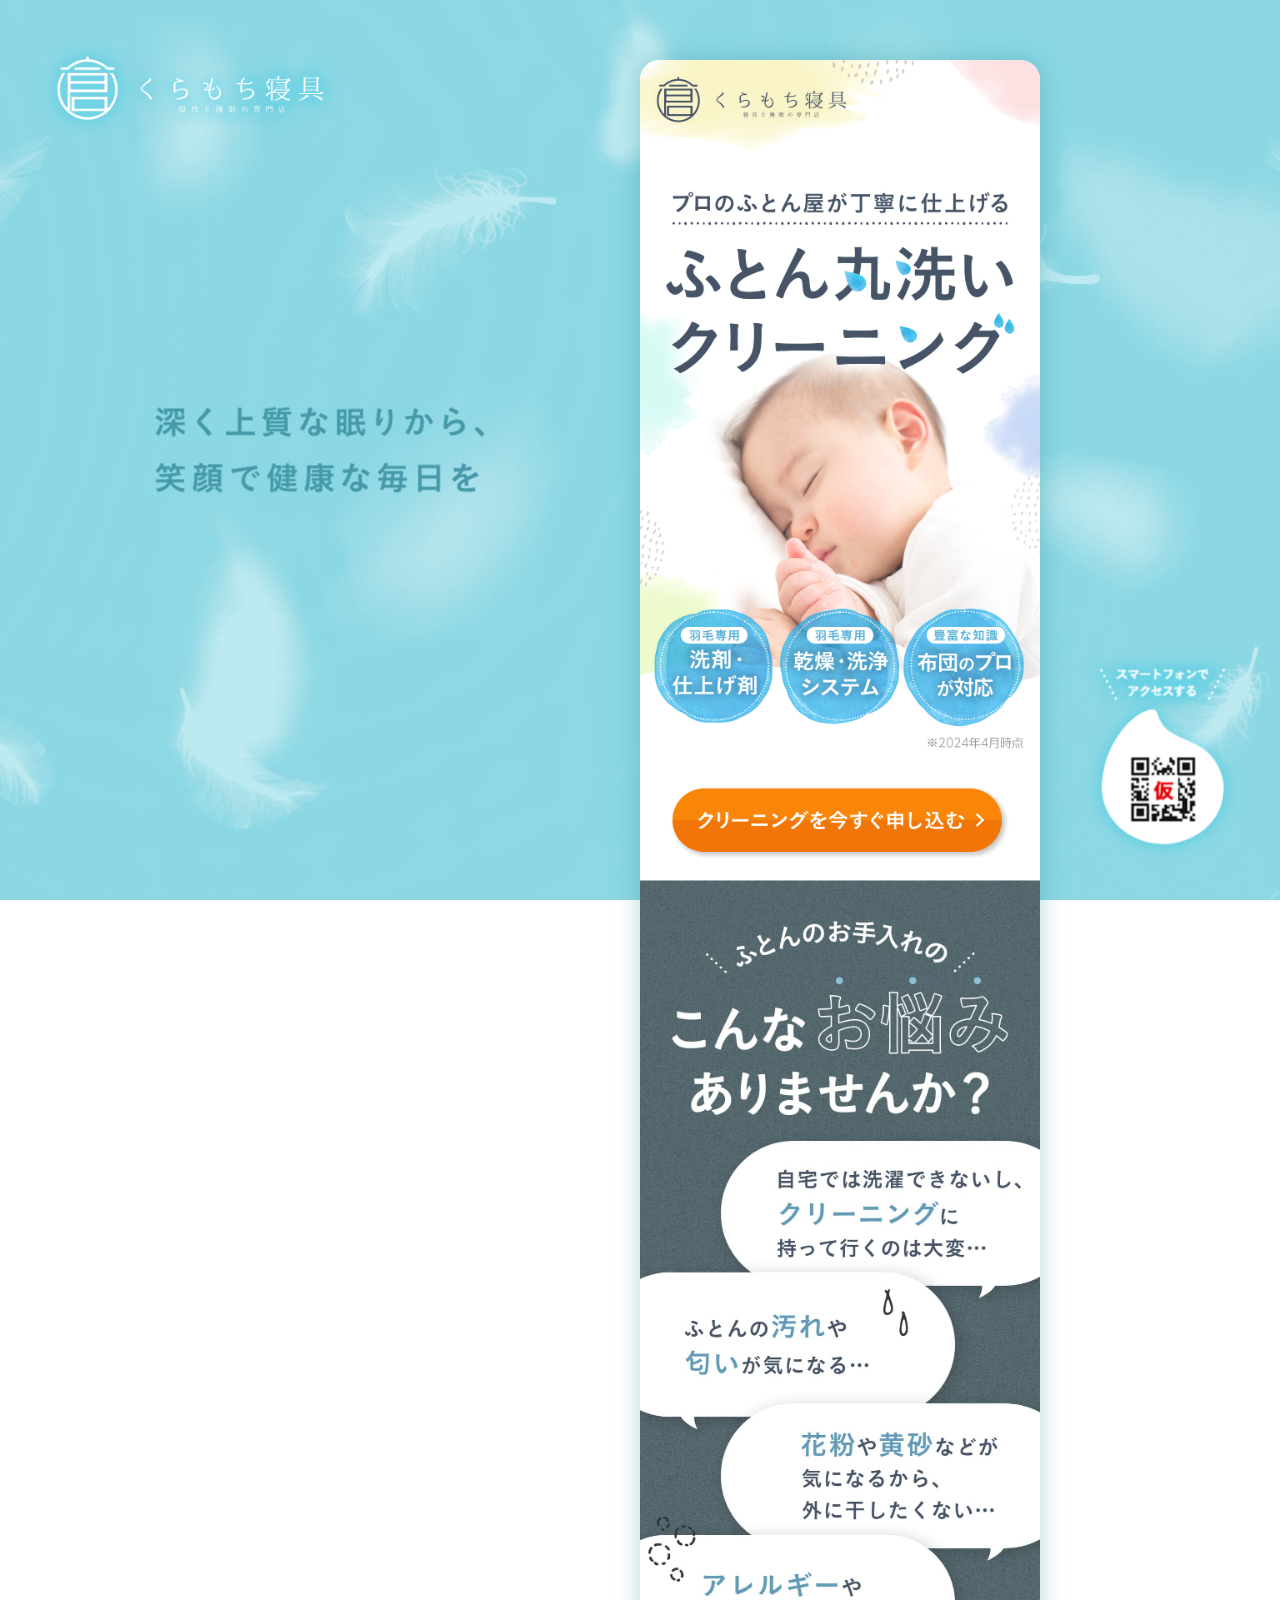
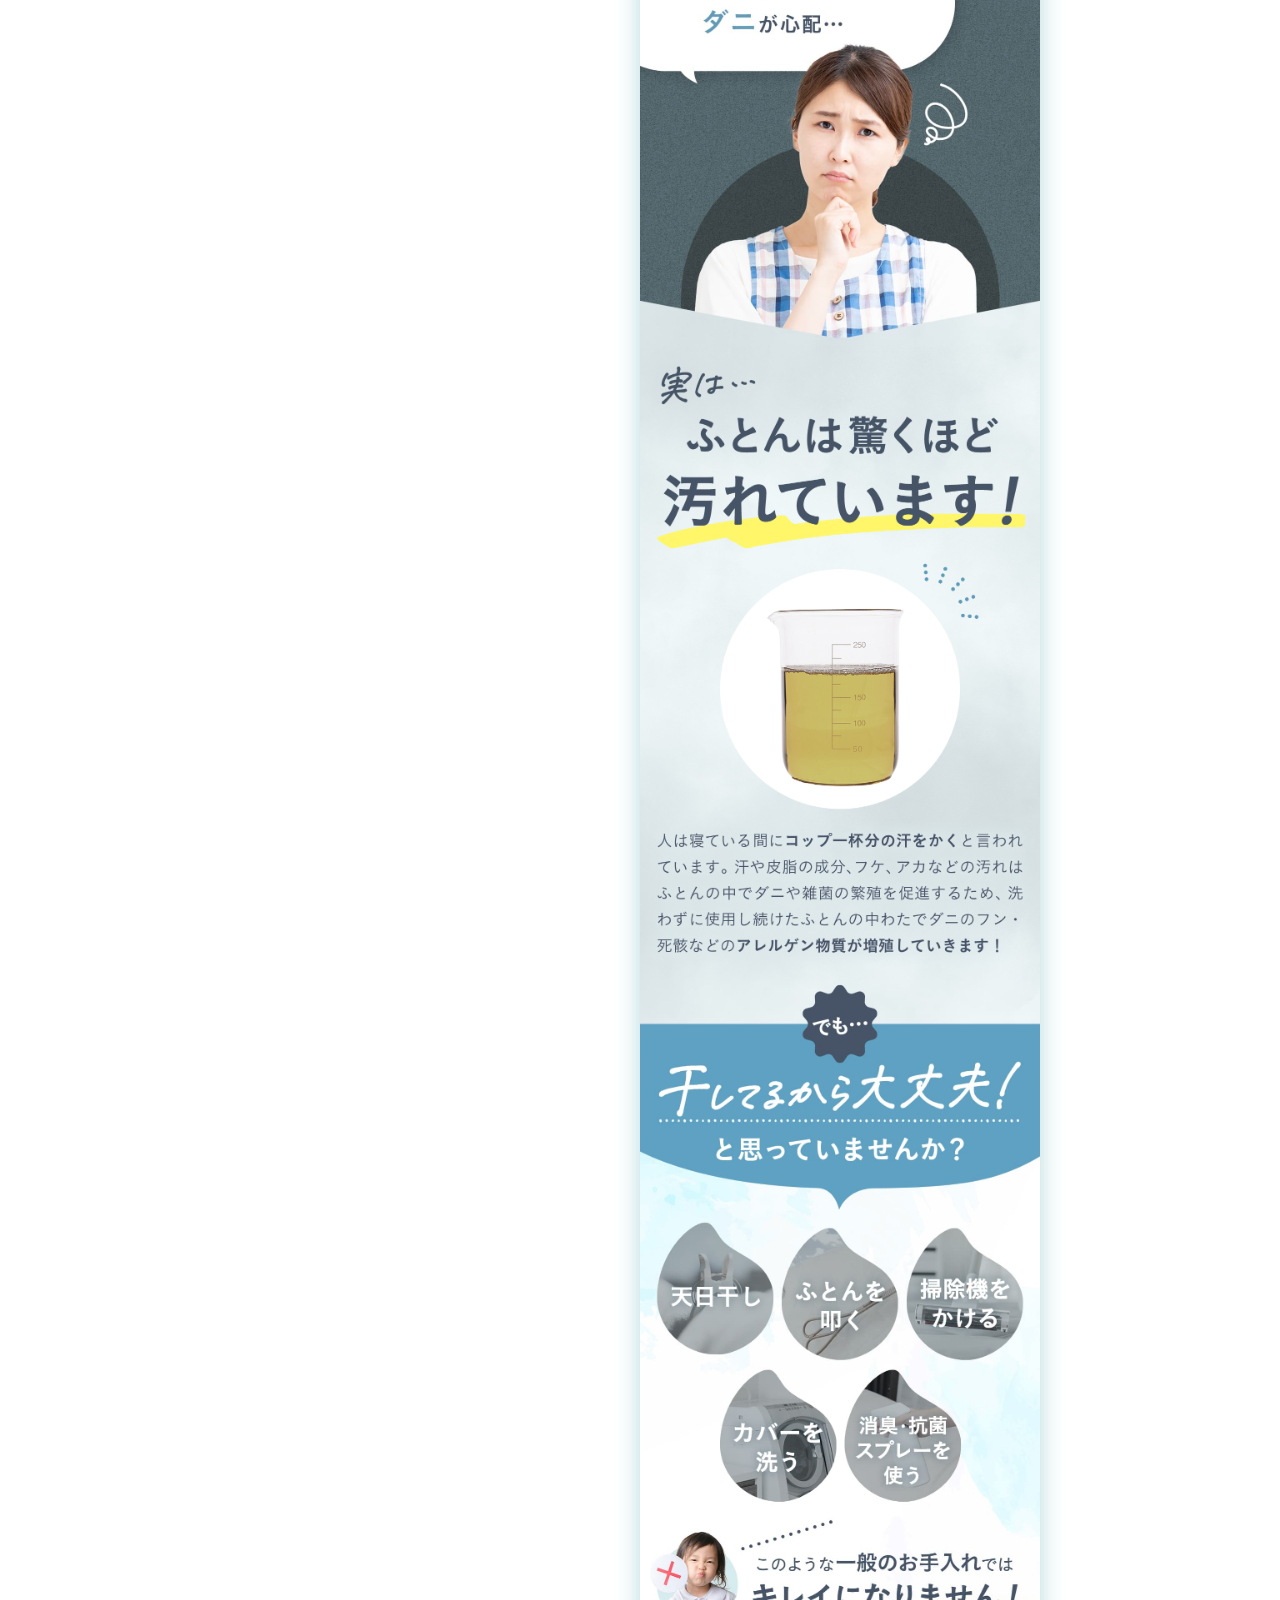
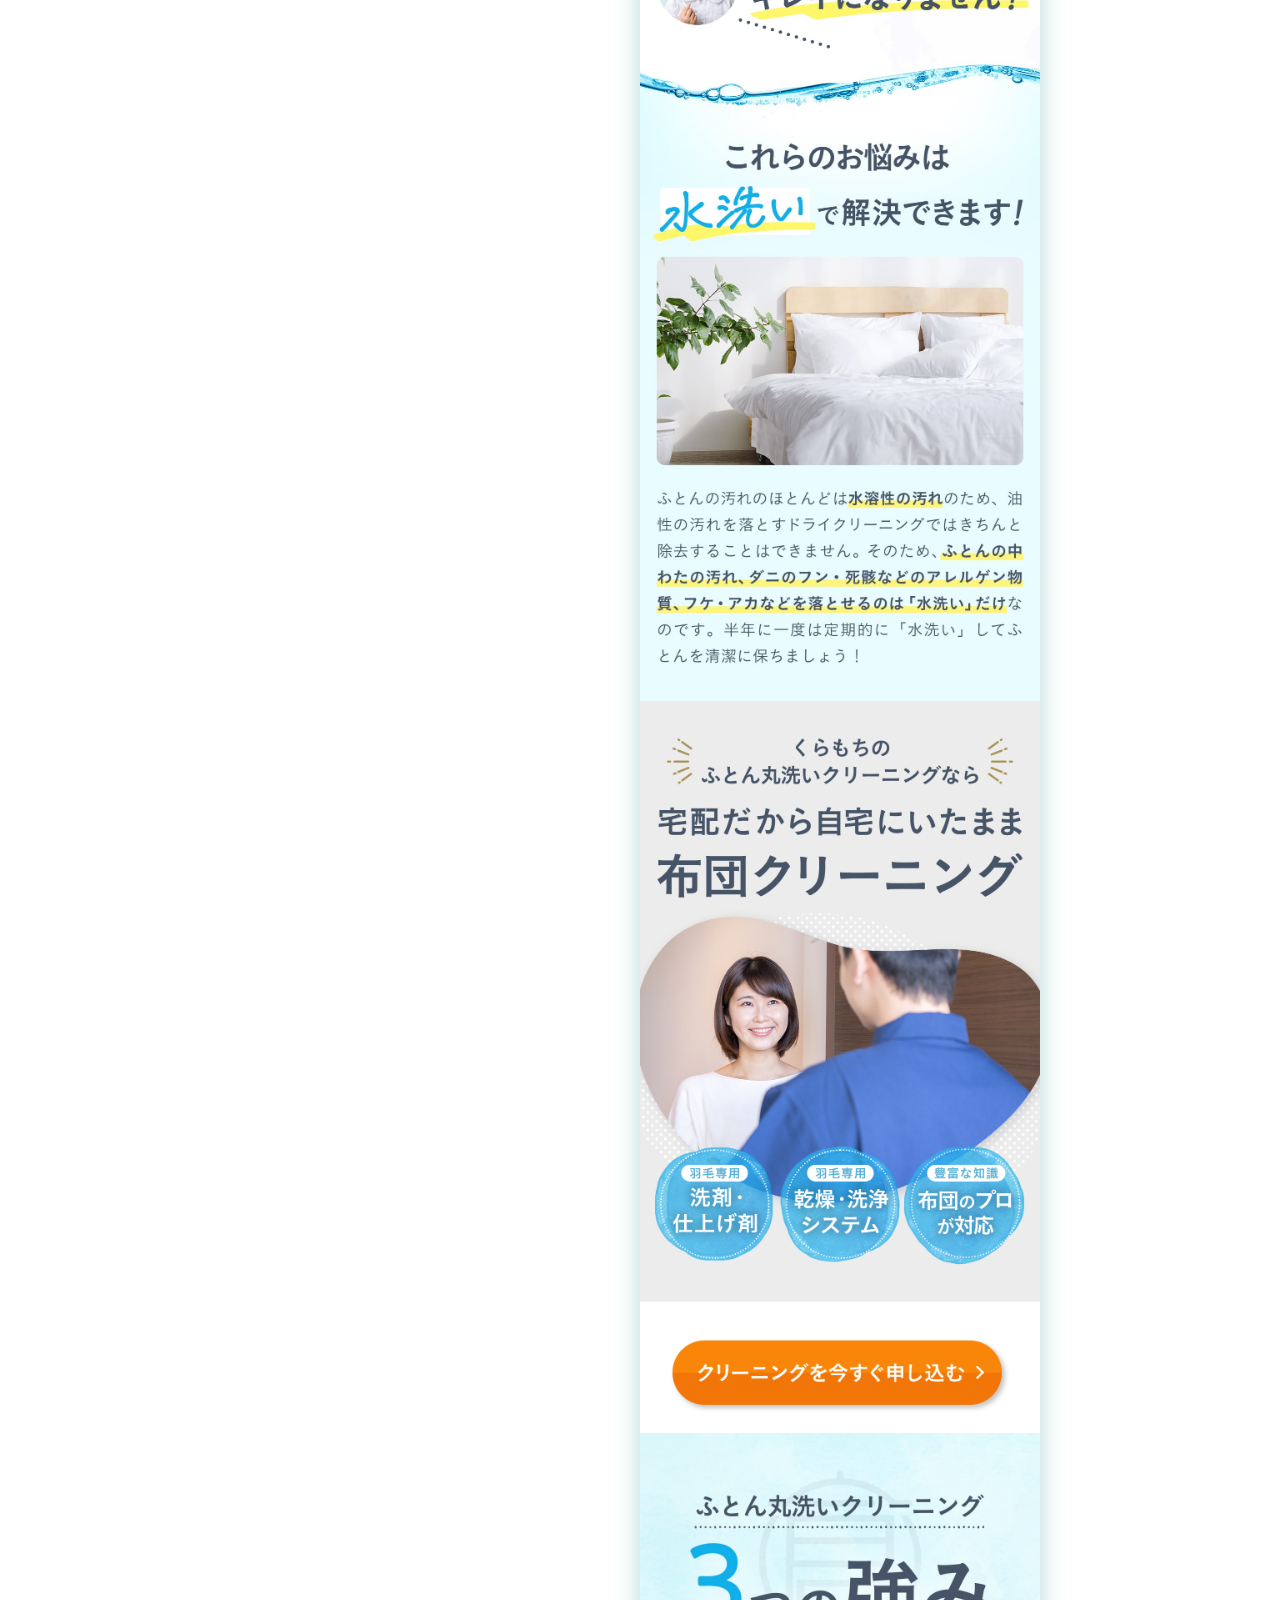
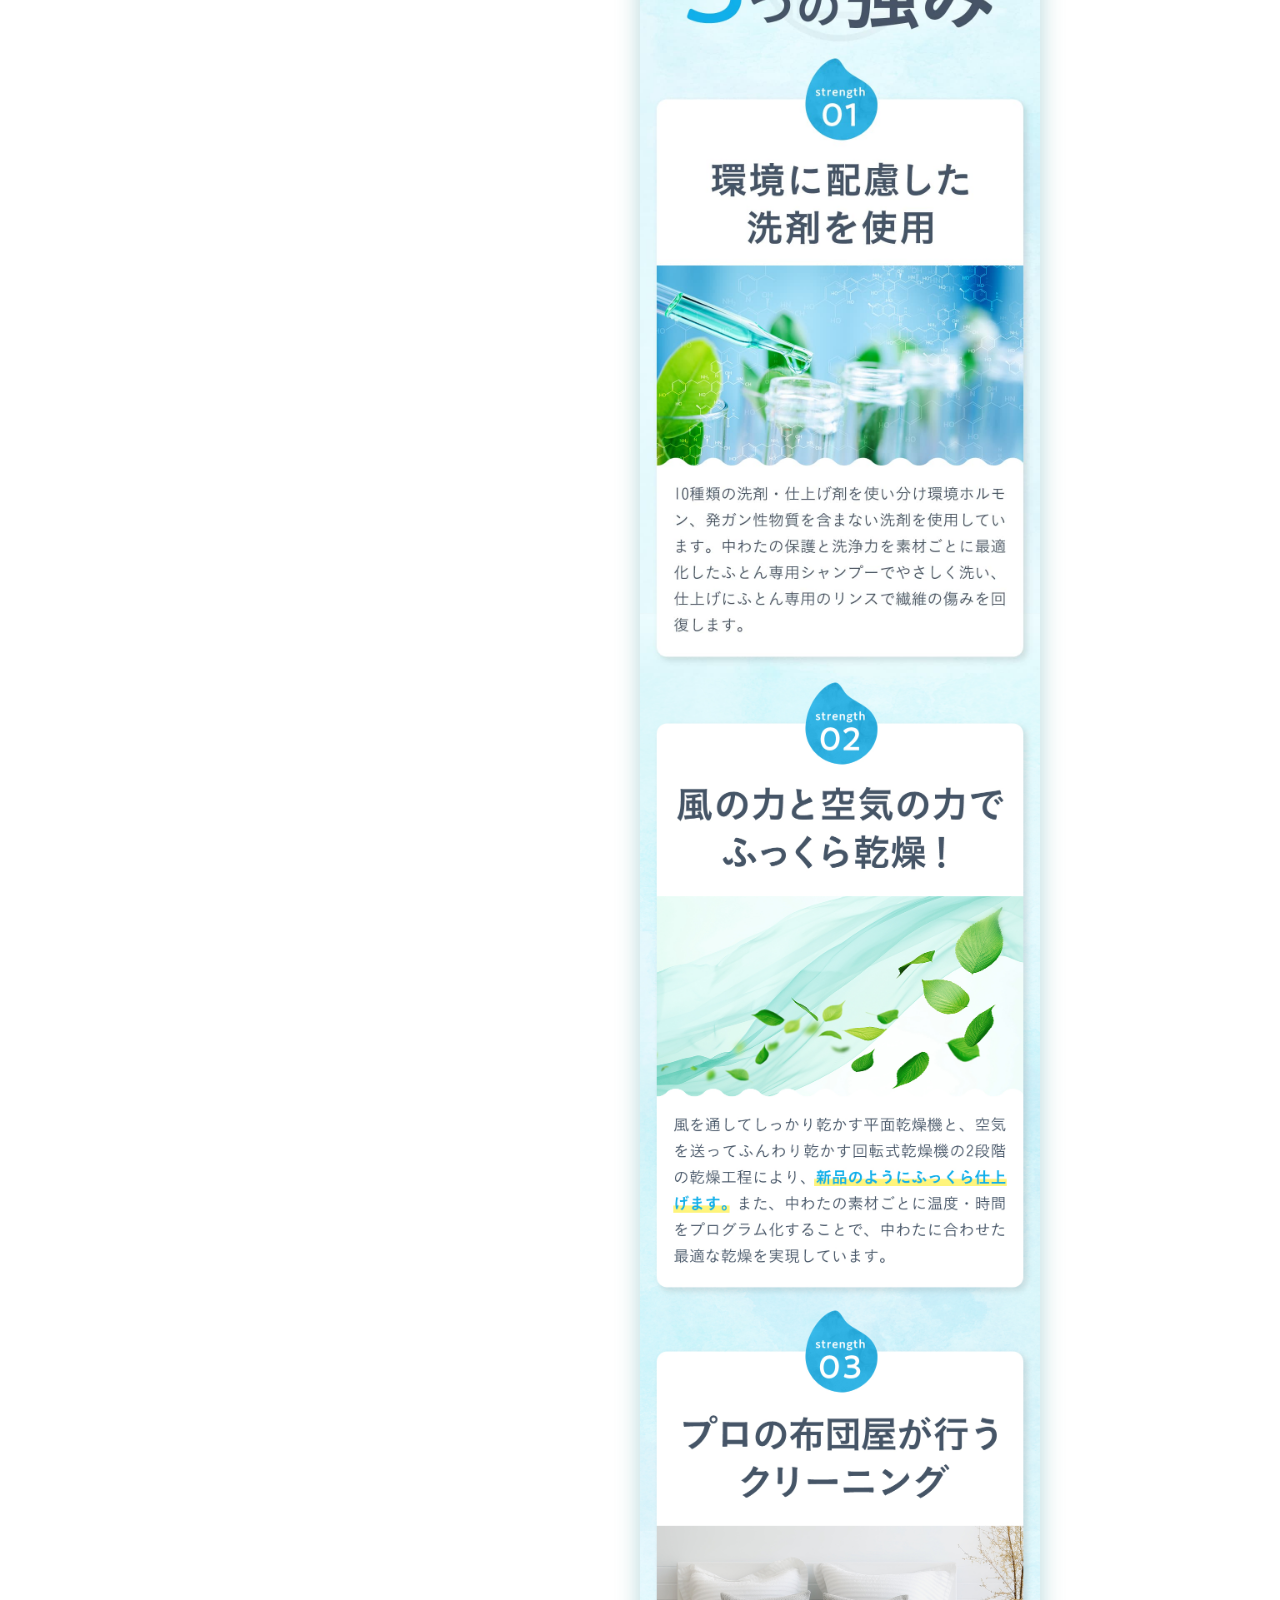
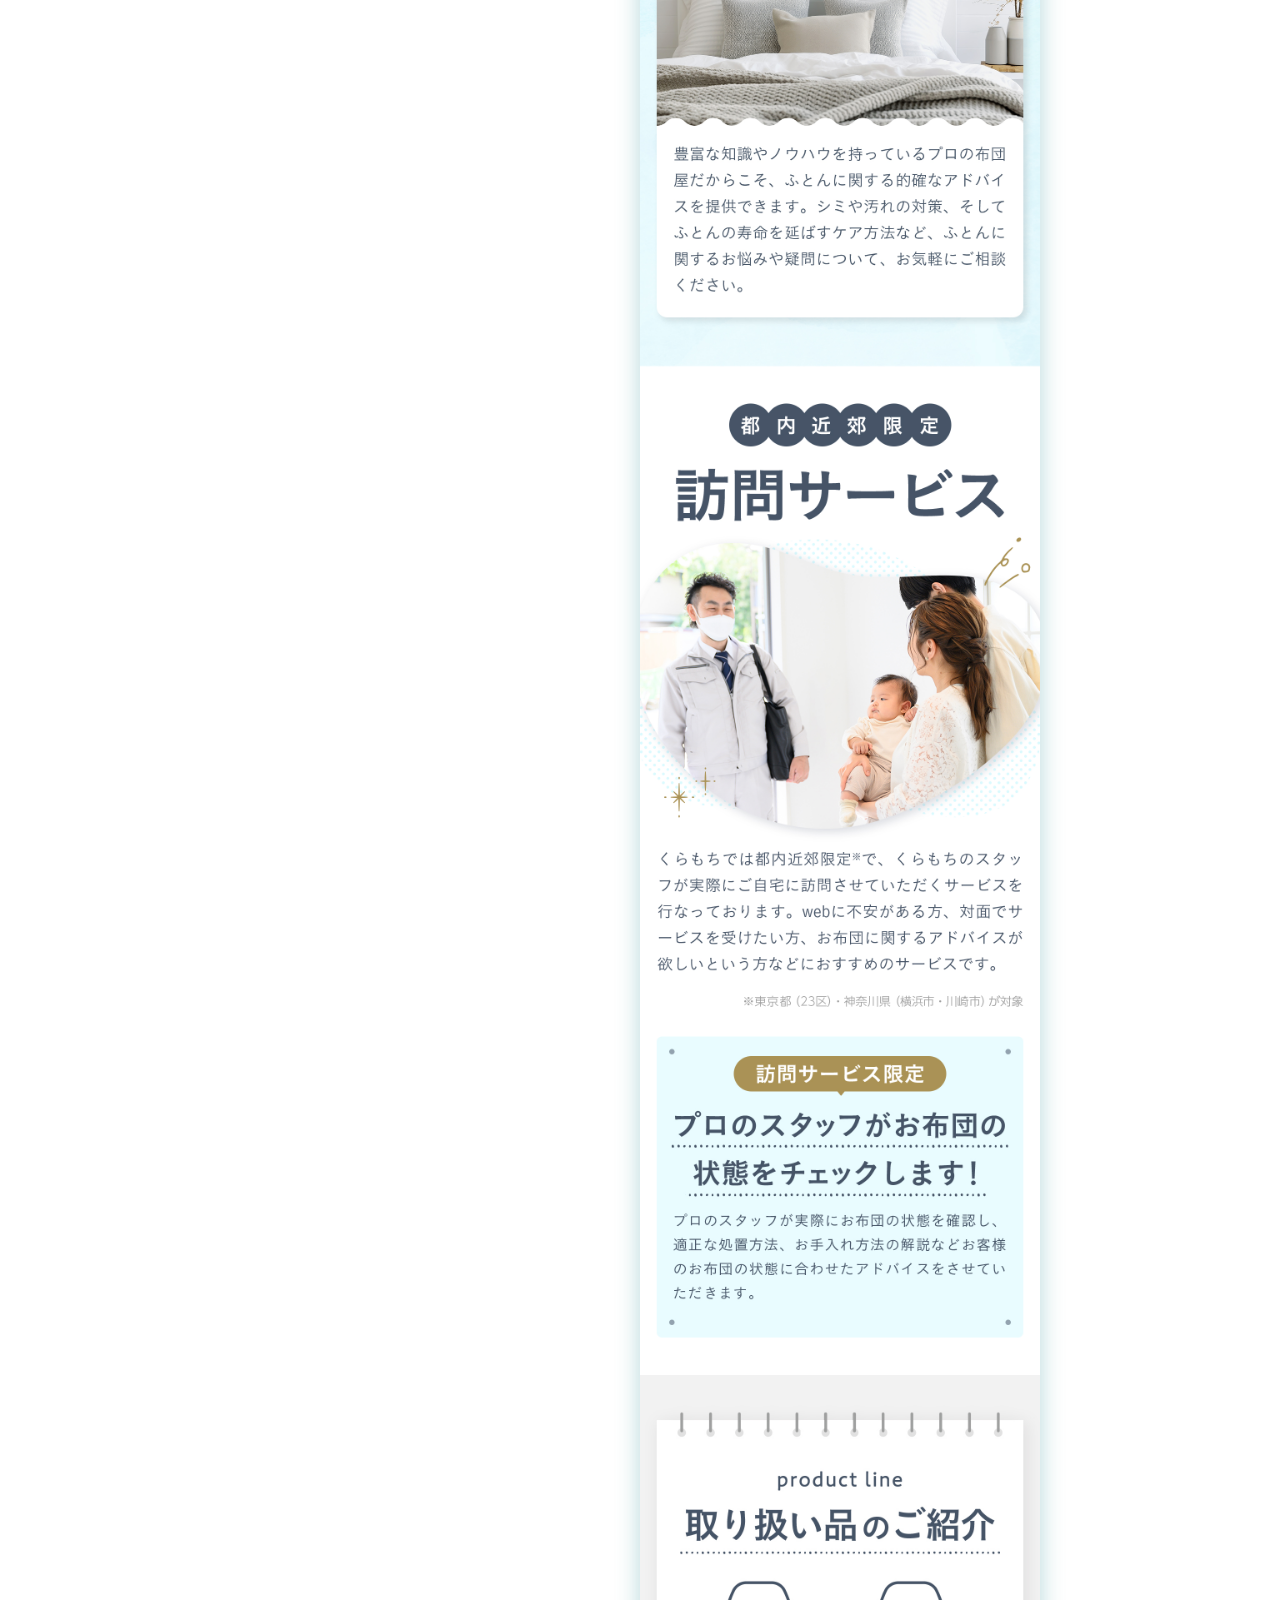
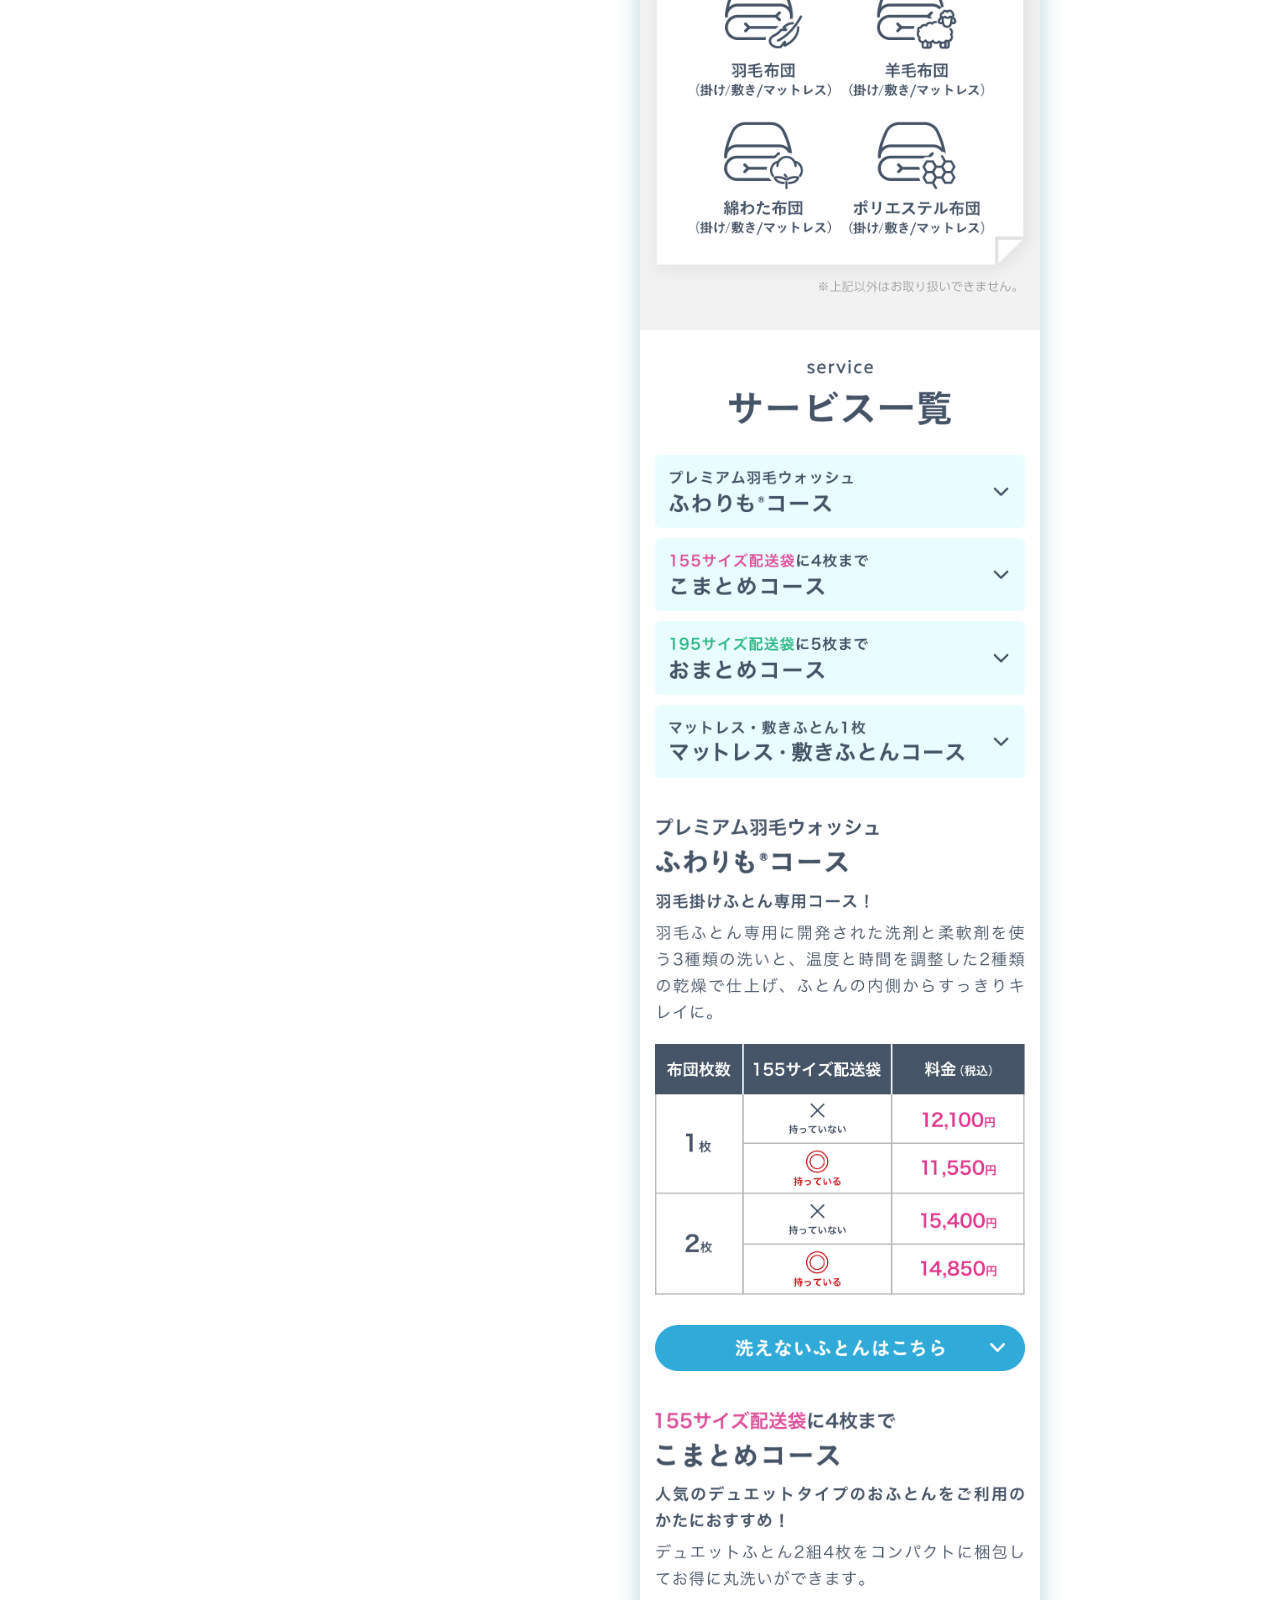
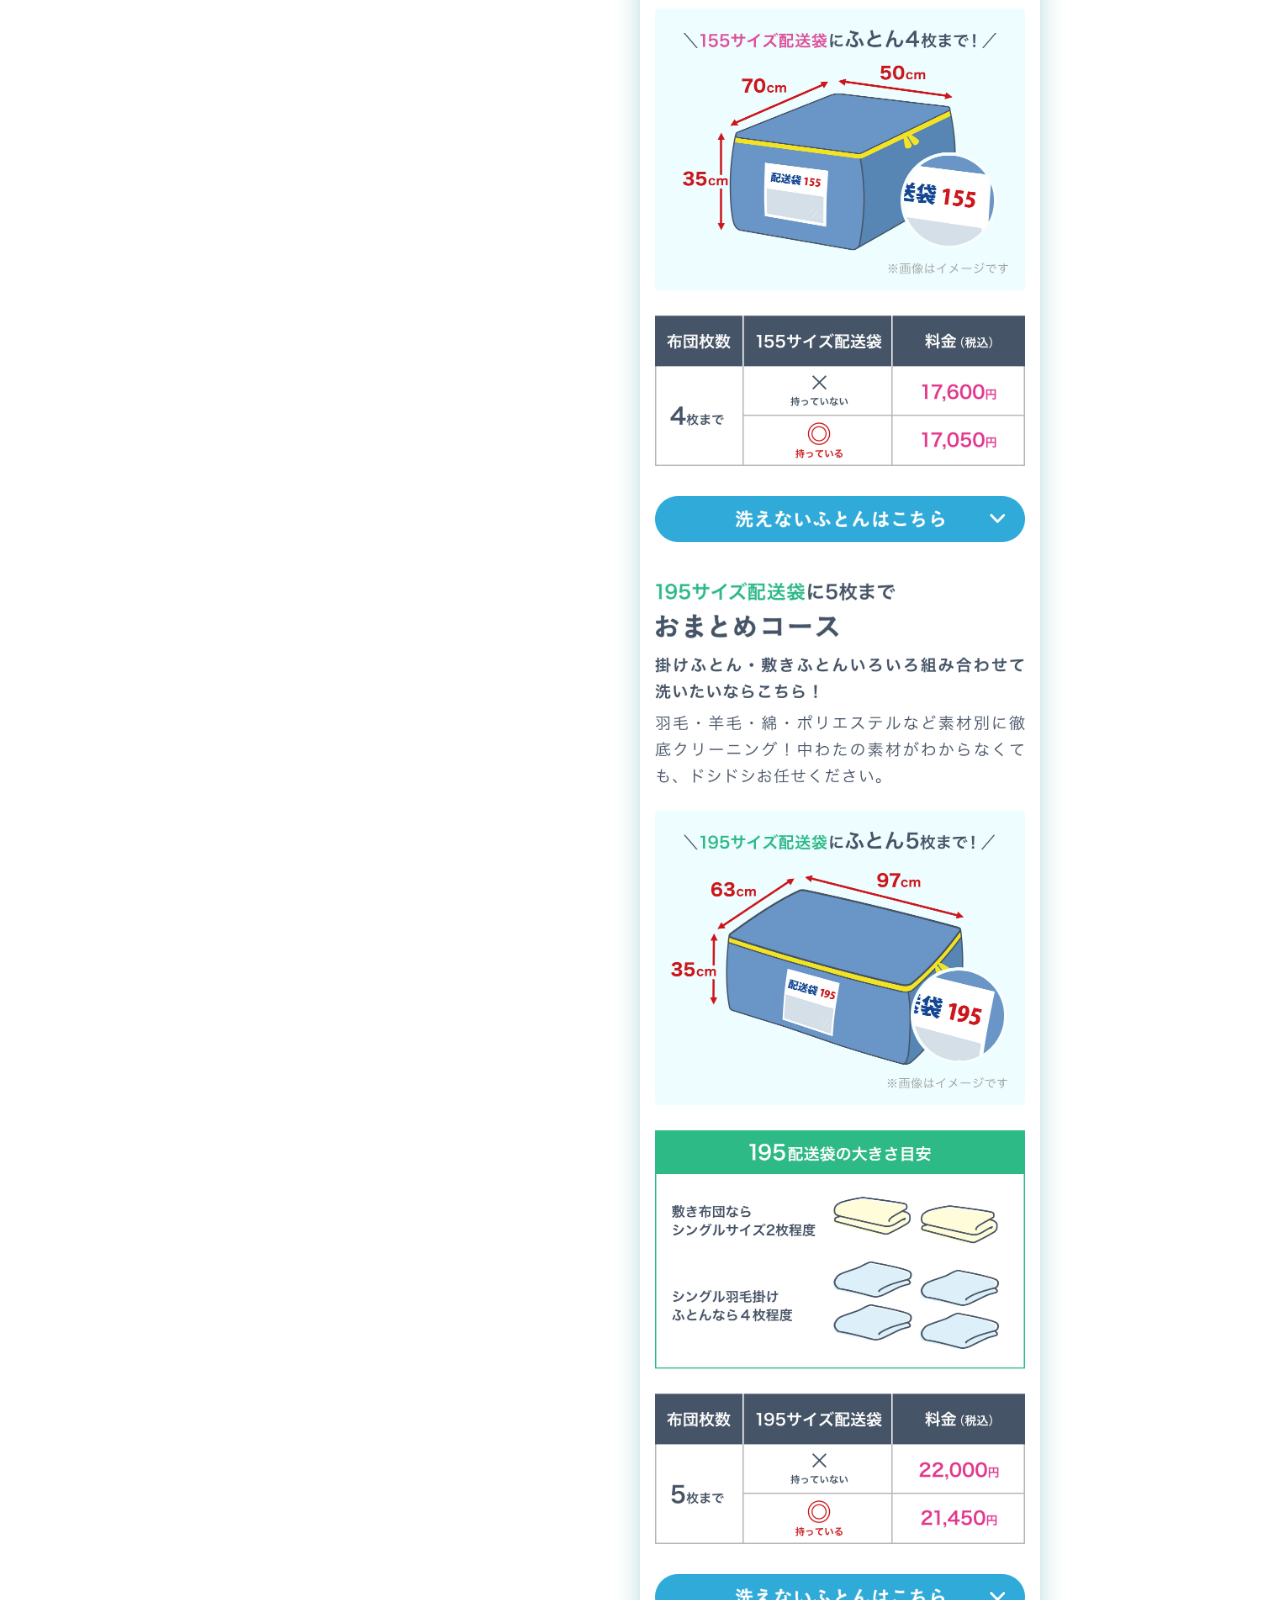
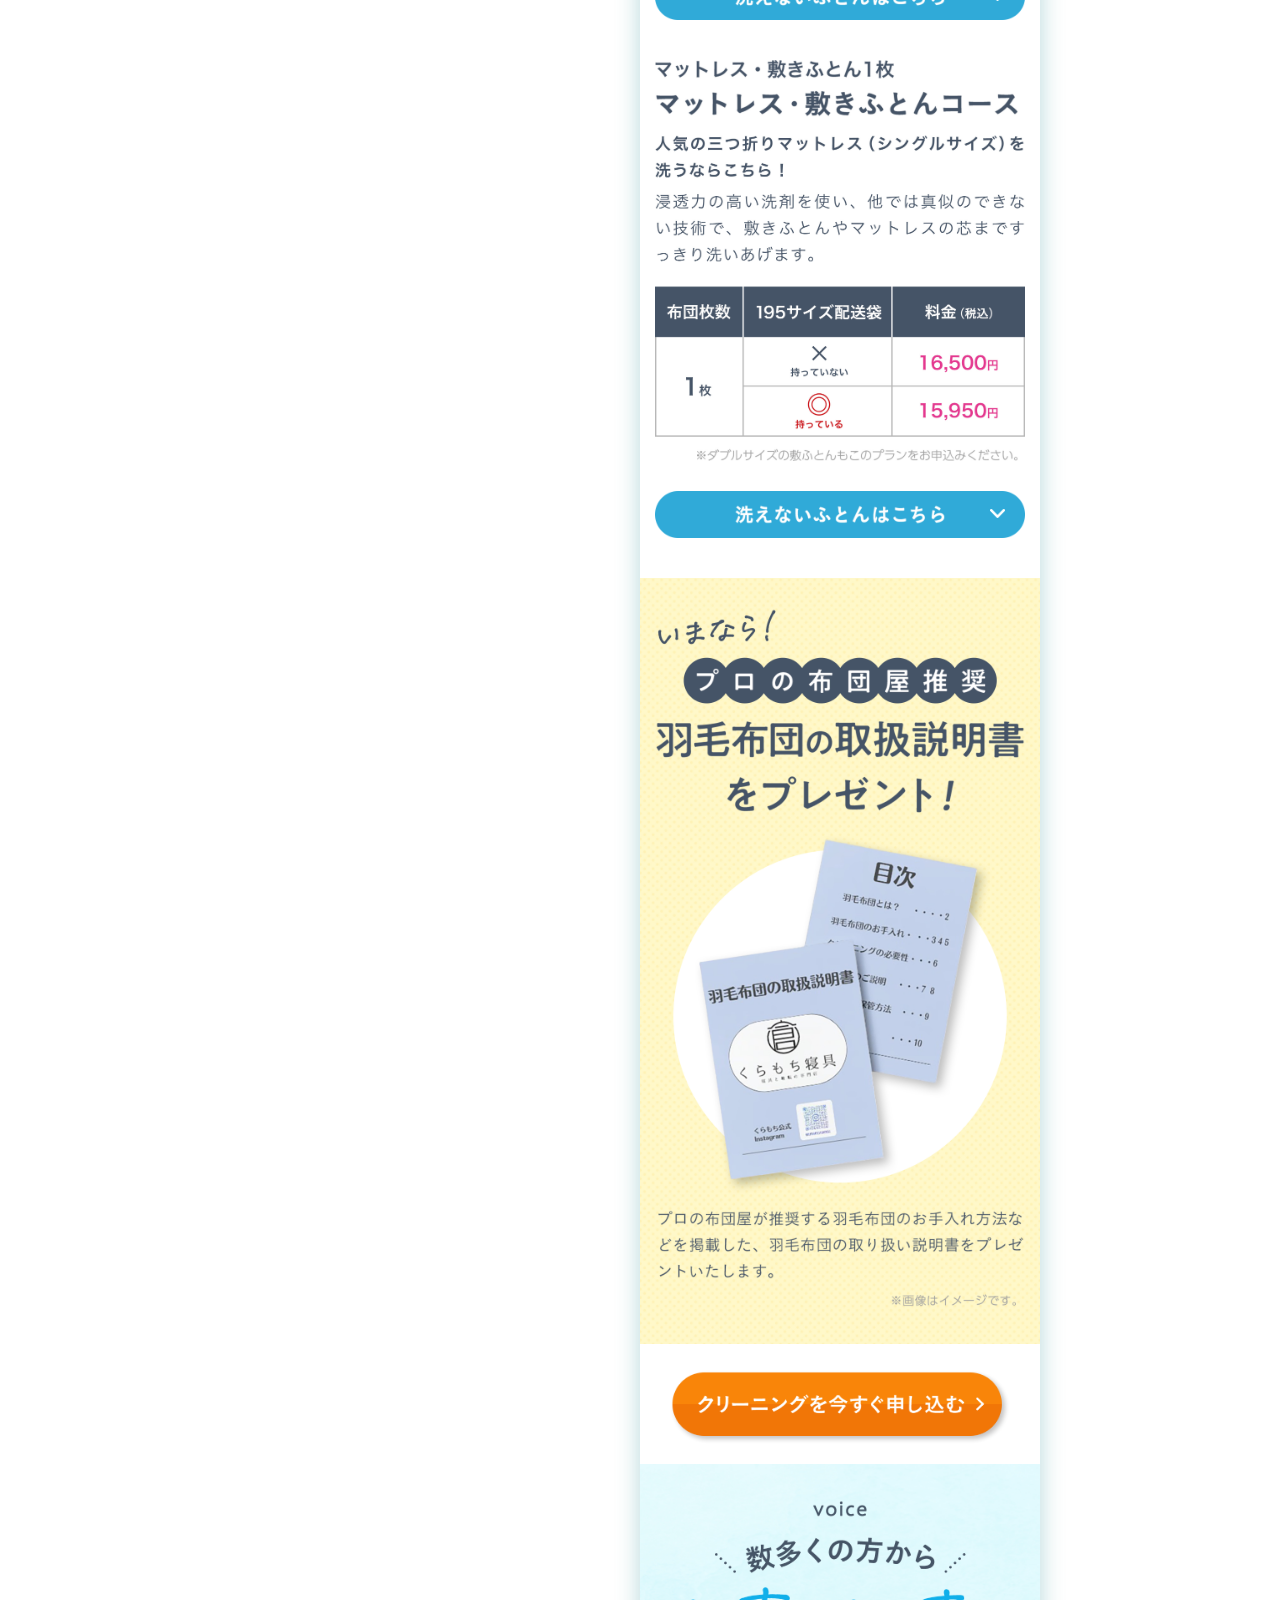
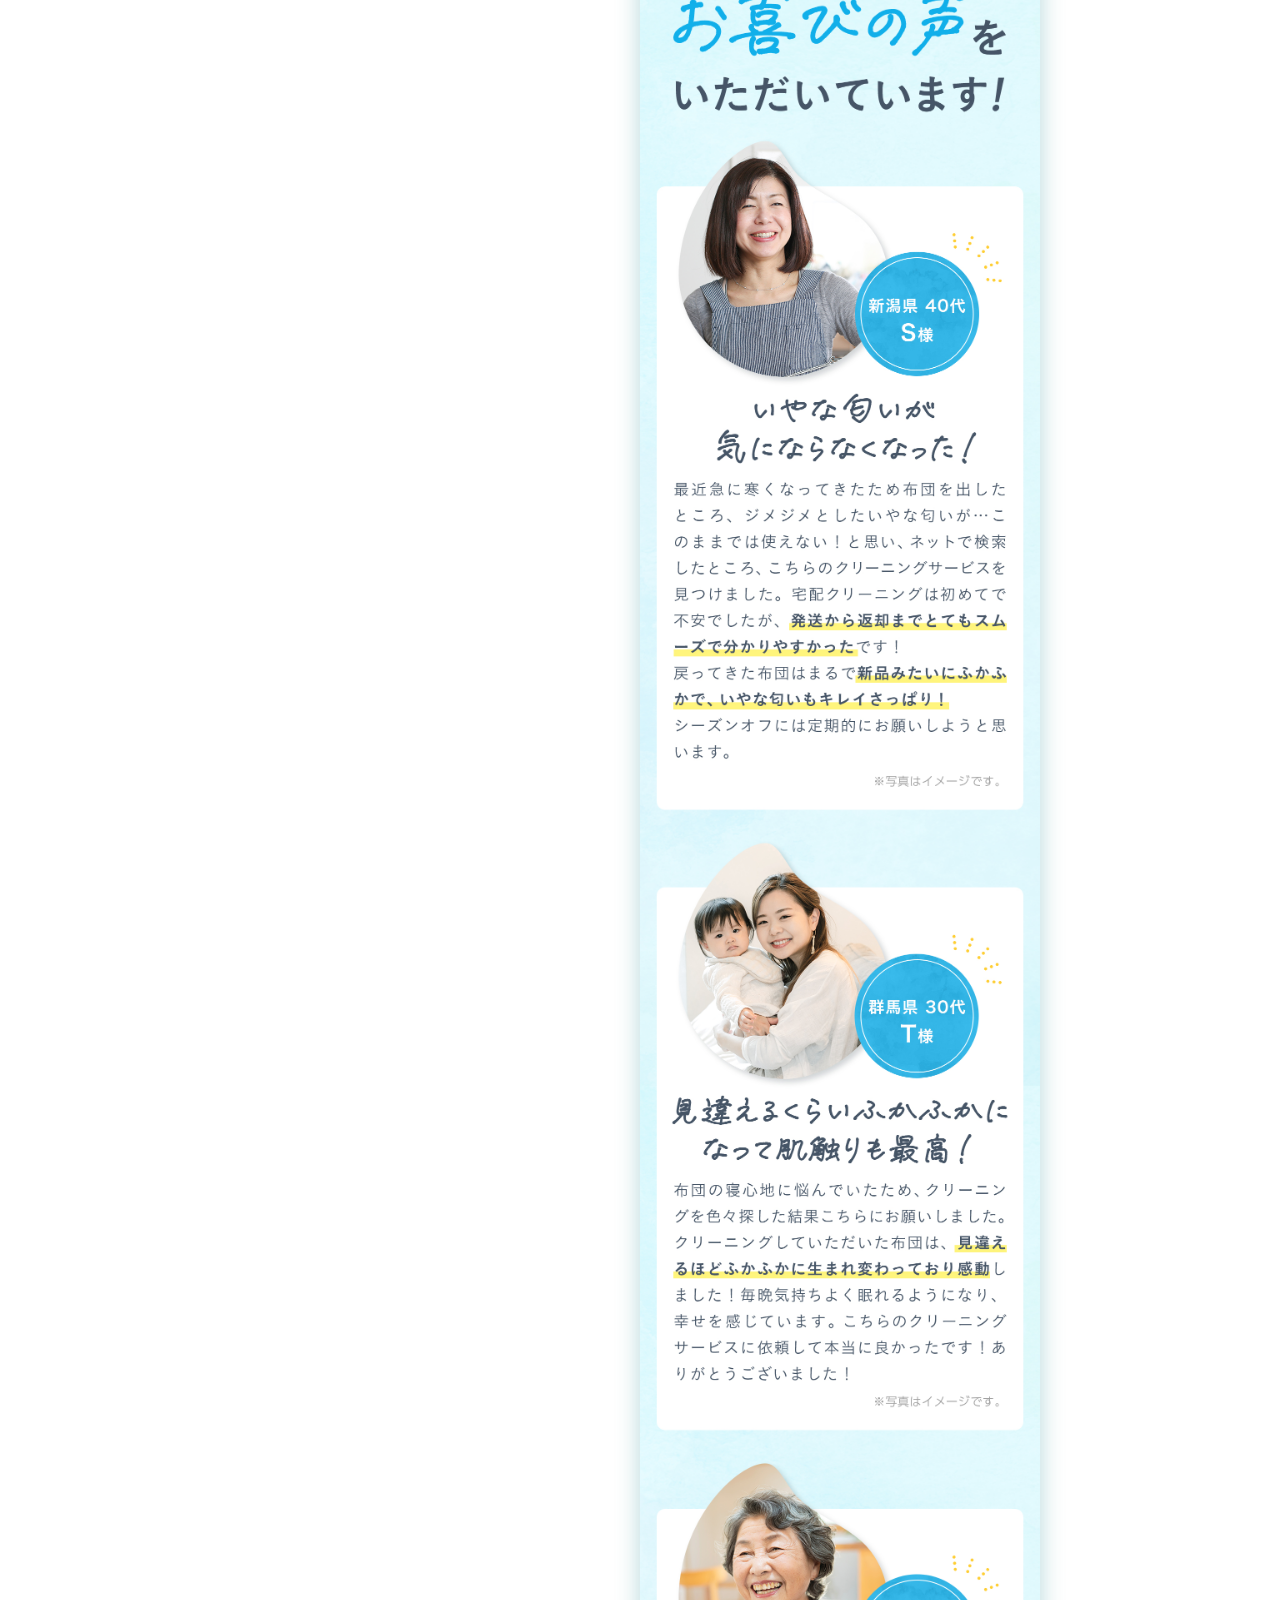
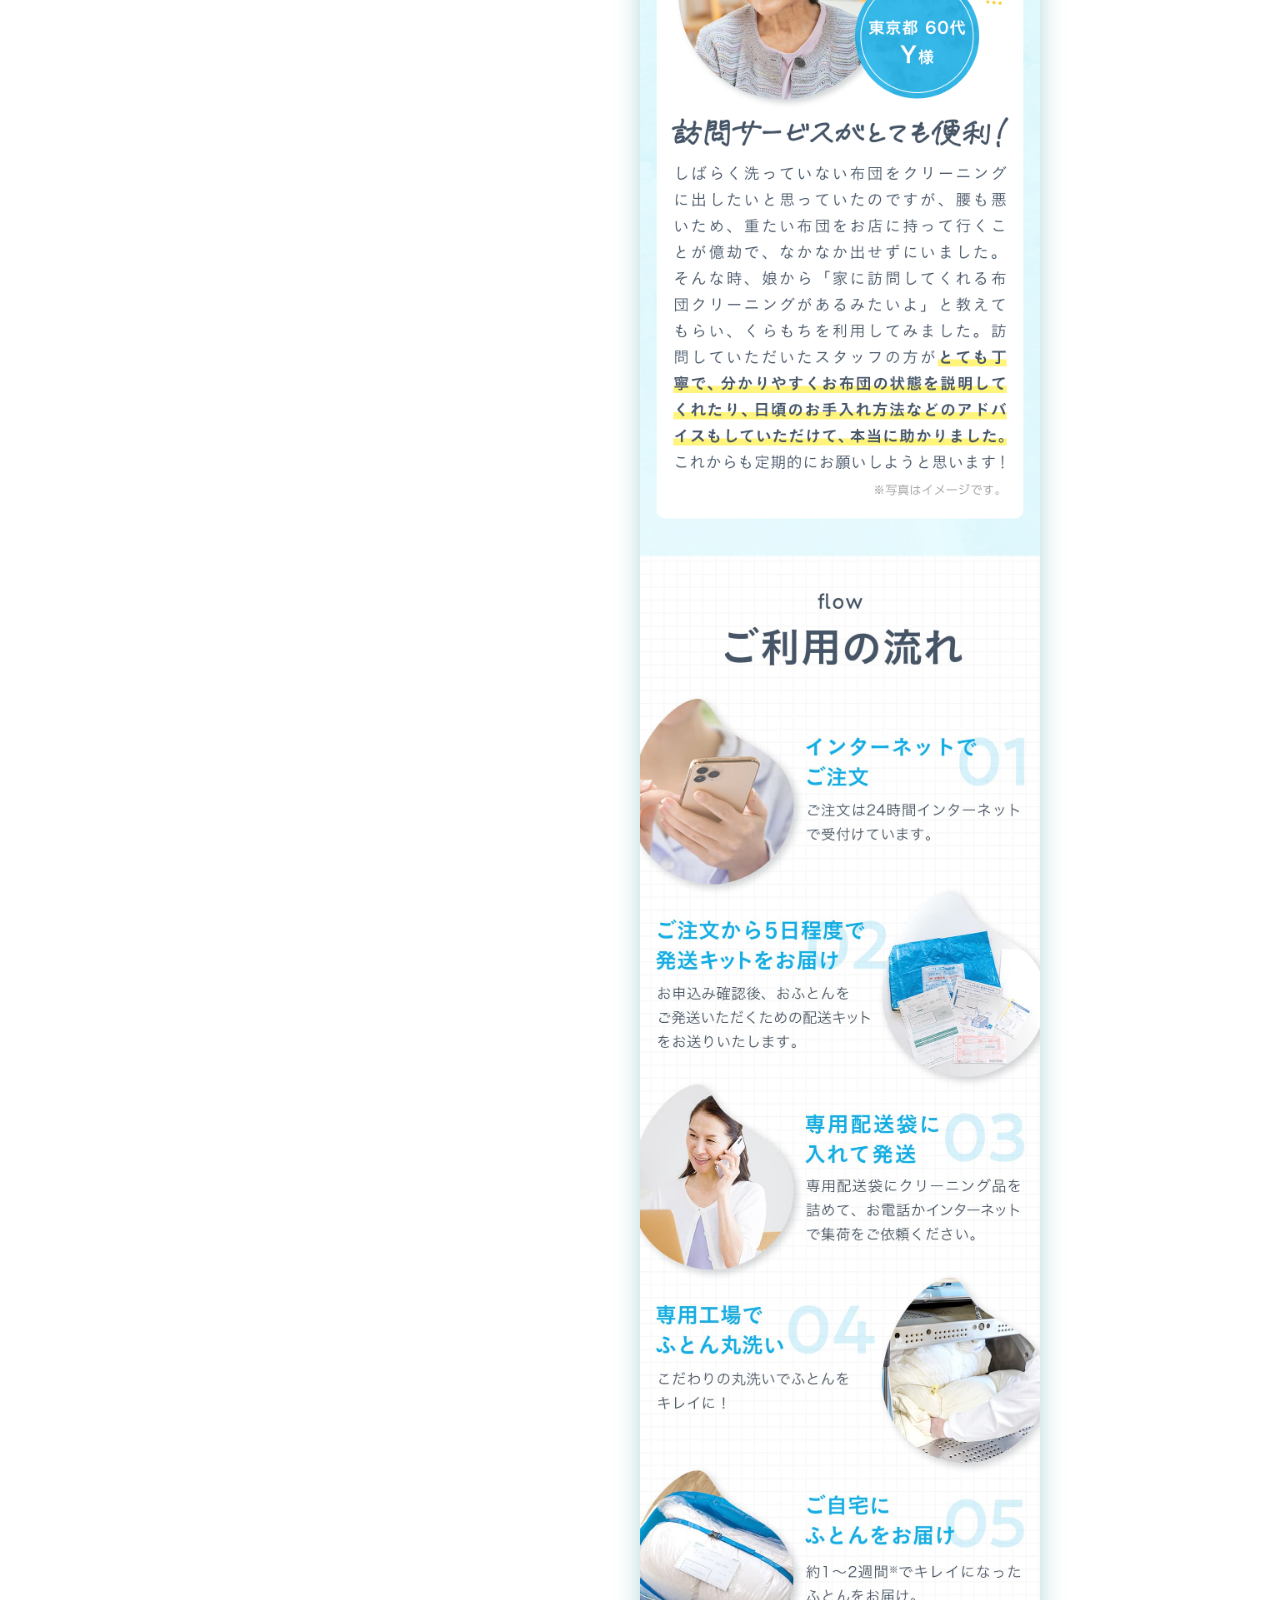
<file: 本体/index.html>
<!DOCTYPE html>
<html lang="ja">
<head>
  <meta charset="UTF-8">
  <meta name="viewport" content="width=device-width, initial-scale=1.0">
  <title>くらもち寝具</title>
  <meta name="description" content="">
  <meta name="keywords" content="">
  <!-- CSSの読み込み -->
  <link rel="stylesheet" href="assets/css/reset.css">
  <link rel="stylesheet" href="assets/css/style.css">
  <!-- フォントの読み込み -->
  <!-- ファビコンの読み込み -->
  <link rel="icon" href="assets/images/favicon.ico">
  <!-- //OGP設定 -->
  <meta property="og:title" content="くらもち寝具"/>
  <meta property="og:type" content="web">
  <meta property="og:url" content=""/>
  <meta property="og:site_name" content="くらもち寝具">
  <meta property="og:description" content=""/>
  <meta property="og:image" content="">
  <meta name="copyright" content="">
  <!-- //Twitter用 -->
  <meta name="twitter:card" content="summary_large_image">
  <meta name="twitter:title" content="くらもち寝具"/>
  <meta name="twitter:url" content=""/>
  <meta name="twitter:description" content=""/>
  <!-- //OGP設定 ここまで -->
</head>
<body>
  <div class="ly_bg">
    <div class="ly_fixArea pc">
      <img class="fixArea_logo" src="assets/images/fixArea_logo.png" alt="くらもち寝具">
      <img class="fixArea_txt" src="assets/images/fixArea_txt.png" alt="深く上質な眠りから、笑顔で健康な毎日を">
    </div>
    <main class="ly_mainArea">
      <div class="main_inner">
        <section class="fv">
          <h1>
            <img src="assets/images/fv.jpg" alt="プロのふとん屋が丁寧に仕上げる 布団丸洗いクリーニング">
            <div class="cvBtn"><a href="#contact"><img src="assets/images/cvBtn.png" alt="クリーニングを今すぐ申し込む"></a></div>
          </h1>
        </section>
        <div class="sec01">
          <img src="assets/images/sec01.jpg" alt="ふとんのお手入れのこんなお悩みありませんか？">
        </div>
        <div class="sec02">
          <img src="assets/images/sec02.jpg" alt="実は...ふとんは驚くほど汚れています。">
        </div>
        <div class="sec03">
          <img src="assets/images/sec03.jpg" alt="干してるから大丈夫！と思っていませんか？">
        </div>
        <div class="sec04">
          <img src="assets/images/sec04.jpg" alt="宅配だから自宅にいたまま布団クリーニング">
          <div class="cvBtn"><a href="#contact"><img src="assets/images/cvBtn.png" alt="クリーニングを今すぐ申し込む"></a></div>
        </div>
        <div class="sec05">
          <img src="assets/images/sec05_01.jpg" alt="3つの強み①環境に配慮した洗剤を使用">
          <img src="assets/images/sec05_02.jpg" alt="3つの強み②風の力と空気の力でふっくら乾燥!">
          <img src="assets/images/sec05_03.jpg" alt="3つの強み①プロの布団屋が行うクリーニング">
        </div>
        <div class="sec06">
          <img src="assets/images/sec06.jpg" alt="都内近郊限定 訪問サービス">
        </div>
        <div class="sec07">
          <img src="assets/images/sec07.jpg" alt="取り扱い品のご紹介">
        </div>
        <div class="sec08">
          <div class="sec08_ttl">
            <img src="assets/images/sec08_ttl.png" alt="サービス一覧">
          </div>
          <div class="sec08_linkArea">
            <a href="#plan01"><img src="assets/images/sec08_link01.png" alt="ふわりもコース"></a>
            <a href="#plan02"><img src="assets/images/sec08_link02.png" alt="こまとめコース"></a>
            <a href="#plan03"><img src="assets/images/sec08_link03.png" alt="おまとめコース"></a>
            <a href="#plan04"><img src="assets/images/sec08_link04.png" alt="マットレス・敷きふとんコース"></a>
          </div>
          <div class="sec08_con">
            <div class="sec08_plan plan01" id="plan01">
              <img src="assets/images/sec08_plan01_desc.jpg" alt="プレミアム羽毛ウォッシュ ふわりもコース">
              <div class="sec08_acBox">
                <div class="sec08_acBtn js-accordion-title"><img src="assets/images/sec08_plan01_btn.png" alt="洗えないふとんはこちら"></div>
                <div class="sec08_acCont"><img src="assets/images/sec08_plan01_cont.jpg" alt="ふわりもコースで洗えない布団"></div>
              </div>
            </div>
            <div class="sec08_plan plan02" id="plan02">
              <img src="assets/images/sec08_plan02_desc.jpg" alt="155サイズ配送袋に4枚まで こまとめコース">
              <div class="sec08_acBox">
                <div class="sec08_acBtn js-accordion-title"><img src="assets/images/sec08_plan01_btn.png" alt="洗えないふとんはこちら"></div>
                <div class="sec08_acCont"><img src="assets/images/sec08_plan02_cont.jpg" alt="こまとめコース/おまとめコース/マットレス・敷きふとんコースで洗えない布団"></div>
              </div>
            </div>
            <div class="sec08_plan plan03" id="plan03">
              <img src="assets/images/sec08_plan03_desc.jpg" alt="195サイズ配送袋に5枚まで おまとめコース">
              <div class="sec08_acBox">
                <div class="sec08_acBtn js-accordion-title"><img src="assets/images/sec08_plan01_btn.png" alt="洗えないふとんはこちら"></div>
                <div class="sec08_acCont"><img src="assets/images/sec08_plan02_cont.jpg" alt="こまとめコース/おまとめコース/マットレス・敷きふとんコースで洗えない布団"></div>
              </div>
            </div>
            <div class="sec08_plan plan04" id="plan04">
              <img src="assets/images/sec08_plan04_desc.jpg" alt="プレミアム羽毛ウォッシュ ふわりもコース">
              <div class="sec08_acBox">
                <div class="sec08_acBtn js-accordion-title"><img src="assets/images/sec08_plan01_btn.png" alt="洗えないふとんはこちら"></div>
                <div class="sec08_acCont"><img src="assets/images/sec08_plan02_cont.jpg" alt="こまとめコース/おまとめコース/マットレス・敷きふとんコースで洗えない布団"></div>
              </div>
            </div>
          </div>
        </div>
        <div class="sec09">
          <img src="assets/images/sec09.jpg" alt="今なら！プロの布団屋推奨 羽根布団の取扱説明書をプレゼント！">
          <div class="cvBtn"><a href="#contact"><img src="assets/images/cvBtn.png" alt="クリーニングを今すぐ申し込む"></a></div>
        </div>
        <div class="sec10">
          <img src="assets/images/sec10_01.jpg" alt="数多くの方からお喜びの声をいただいています！ 嫌な匂いが気にならなくなった">
          <img src="assets/images/sec10_02.jpg" alt="見違えるくらいふかふかになって肌触りも最高！">
          <img src="assets/images/sec10_03.jpg" alt="訪問サービスがとても便利！">
        </div>
        <div class="sec11">
          <img src="assets/images/sec11.jpg" alt="ご利用の流れ">
        </div>
        <div class="sec12">
          <div class="sec_12_ttl" id="faq">
            <img src="assets/images/sec12_ttl.png" alt="よくあるご質問">
          </div>
          <div class="sec12_con">
            <div class="sec12_con_part part01">
              <div class="sec12_con_part_ttl js-accordion-title">
                <img src="assets/images/sec12_con_part_ttl01.png" alt="ご注文について">
              </div>
              <div class="sec12_con_part_ac">
                <div class="sec12_con_part_acTtl">
                  <h3>ご注文について</h3>
                </div>
                <div class="sec12_con_part_acConBox">
                  <div class="sec12_con_part_conItem item01">
                    <div class="sec12_con_part_conItem_ttl js-accordion-title02"><p>羽毛掛けふとんは、どのコースを注文すればいいですか？</p></div>
                    <div class="sec12_con_part_conItem_con">
                      <p>羽毛掛けふとんの場合は「プレミアム羽毛ウォッシュふわりもコース」「155サイズにこまとめコース」「195サイズにおまとめコース」でご利用いただけますが、梱包もラクラク、収納便利な「プレミアム羽毛ウォッシュふわりもコース」をおすすめいたします。<br>
                      「こまとめコース」ご注文の場合：羽毛掛けふとんばかりでしたら、品質表示の羽毛充填量合計が3.3㎏が梱包目安となります。デュエット（2枚合わせ）タイプの場合は、配送キットでお届けする梱包補助袋を使用して2組分4枚が入る程度です。<br>
                      「おまとめコース」ご注文の場合：シングルサイズの羽毛掛けふとんが4枚程度梱包できます。キットに梱包補助袋はありません。<br>
                      全てのコースで圧縮袋を使用しての梱包はご遠慮ください。</p>
                    </div>
                  </div>
                  <div class="sec12_con_part_conItem item02">
                    <div class="sec12_con_part_conItem_ttl js-accordion-title02"><p>専用配送袋を持っていますが、値引きはありますか？</p></div>
                    <div class="sec12_con_part_conItem_con">
                      <p> 宅配袋の外側面ポケットに、155表記のある宅配袋をお持ちのお客様は、「プレミアム羽毛ウォッシュふわりもコース」「155サイズにこまとめコース」を配送袋再利用価格でご利用いただけます。<br>
                      宅配袋の外側面ポケットに、195表記のある宅配袋をお持ちのお客様は、「マットレス・敷きふとんコース」「195サイズにおまとめコース」を配送袋再利用価格でご利用いただけます。</p>
                    </div>
                  </div>
                  <div class="sec12_con_part_conItem item03">
                    <div class="sec12_con_part_conItem_ttl js-accordion-title02"><p>ふとんが戻ってくる前にお知らせはありますか？</p></div>
                    <div class="sec12_con_part_conItem_con">
                      <p>申し訳ありませんが、当社より事前のお知らせ等は致しておりません。クロネコメンバーズに登録されているお客様には、ヤマト運輸よりお知らせメールが届きます。</p>
                    </div>
                  </div>
                  <div class="sec12_con_part_conItem item04">
                    <div class="sec12_con_part_conItem_ttl js-accordion-title02"><p>丸洗いしたふとんのお届け日を指定できますか？</p></div>
                    <div class="sec12_con_part_conItem_con">
                      <p>返却お届け日のご指定はいただけませんが、クロネコメンバーズに登録されているお客様には、お知らせメールが届きます。</p>
                    </div>
                  </div>
                  <div class="sec12_con_part_conItem item05">
                    <div class="sec12_con_part_conItem_ttl js-accordion-title02"><p>２袋(複数)同時に利用するので、同時に返却してほしい。</p></div>
                    <div class="sec12_con_part_conItem_con">
                      <p>できるだけ同じ日にお届けできるようにしておりますが、工程や管理の都合上、別々のお届けになる場合があります。あらかじめご了承お願いします。</p>
                    </div>
                  </div>
                  <div class="sec12_con_part_conItem item06">
                    <div class="sec12_con_part_conItem_ttl js-accordion-title02"><p>キャンセルしたい</p></div>
                    <div class="sec12_con_part_conItem_con">
                      <p>●キットに不備があった場合<br>
                      商品には万全を期しておりますが、万が一、商品に不備や破損があった場合、またはご注文の商品と異なる場合は、キット到着後8日以内にメール（<a href="mailto:info@kuramochishingu.com">info@kuramochishingu.com</a>）にてご連絡後、当社が指定する住所に速やかにご返送ください。送料は当社負担で、良品と交換させていただきます。<br><br>
                      ●お客様の都合による場合<br>
                      キット到着後8日以内にメール（<a href="mailto:info@kuramochishingu.com">info@kuramochishingu.com</a>）にてご連絡後、送料お客様負担で配送キットを当社が指定する住所まで返送ください。当社にキット到着確認後、配送料・振込手数料を差し引いた金額を返金させていただきます。<br><br>
                      ●ふとん発送後<br>
                      キャンセルはお受けできません。ご了承くださいませ。</p>
                    </div>
                  </div>
                </div>
              </div>
            </div>
            <div class="sec12_con_part part02">
              <div class="sec12_con_part_ttl js-accordion-title">
                <img src="assets/images/sec12_con_part_ttl02.png" alt="ふとんクリーニングについて">
              </div>
              <div class="sec12_con_part_ac">
                <div class="sec12_con_part_acTtl">
                  <h3>ふとんクリーニングについて</h3>
                </div>
                <div class="sec12_con_part_acConBox">
                  <div class="sec12_con_part_conItem item01">
                    <div class="sec12_con_part_conItem_ttl js-accordion-title02"><p>ドライクリーニングですか？</p></div>
                    <div class="sec12_con_part_conItem_con">
                      <p>ドライクリーニングではありません。温水と洗剤を使用した水洗いです。<br>
                      汗やダニの死骸・フンなどドライクリーニングでは落とせない汚れを、ふとん専用の洗剤と機械を使用して、中わたの芯まですっきりと洗いあげます。</p>
                    </div>
                  </div>
                  <div class="sec12_con_part_conItem item02">
                    <div class="sec12_con_part_conItem_ttl js-accordion-title02"><p>ふとんは縮みませんか？</p></div>
                    <div class="sec12_con_part_conItem_con">
                      <p>ふとんの種類によっては、縮みが発生することがあります。<br>
                      できるだけ縮まないように洗っていますが、くらもちの丸洗いでは中わたの芯まで水と洗剤がしみ込みんでいきますので、羊毛素材に縮みが発生する恐れがあります。</p>
                    </div>
                  </div>
                  <div class="sec12_con_part_conItem item03">
                    <div class="sec12_con_part_conItem_ttl js-accordion-title02"><p>カビはとれますか？</p></div>
                    <div class="sec12_con_part_conItem_con">
                      <p>漂白剤を使用しないため、ふとんの側生地についてしまったカビの色はとれませんが、カビ(真菌)は洗い流すことができます。カビが発生したら、できるだけ早く当社ふとん丸洗いをご利用ください。</p>
                    </div>
                  </div>
                  <div class="sec12_con_part_conItem item04">
                    <div class="sec12_con_part_conItem_ttl js-accordion-title02"><p>シミはとれますか？</p></div>
                    <div class="sec12_con_part_conItem_con">
                      <p>皮脂汚れによるシミ・血液シミには、それぞれ専用の酵素剤(洗剤)を使用して、側生地を傷めることのないよう優しく手洗いしてシミの除去をしています。ですが、シミの種類や丸洗いに出されるまでの期間により完全に落としきれない場合がありますので、定期的な丸洗いをおすすめします。</p>
                    </div>
                  </div>
                  <div class="sec12_con_part_conItem item05">
                    <div class="sec12_con_part_conItem_ttl js-accordion-title02"><p>防ダニ処理はしてないのですか？</p></div>
                    <div class="sec12_con_part_conItem_con">
                      <p>防ダニ処理のご要望を多くいただいておりますので、現在サービス展開にむけて調整中です。少々お待ちください。 当社の丸洗いでは、ダニのエサとなる汚れを落としますので、ダニの増殖を抑えることができます。</p>
                    </div>
                  </div>
                  <div class="sec12_con_part_conItem item06">
                    <div class="sec12_con_part_conItem_ttl js-accordion-title02"><p>クリーニングするタイミングがわかりません。</p></div>
                    <div class="sec12_con_part_conItem_con">
                      <p>当社では、ふとんを入れ替える時期に、使い終わって収納するふとんの丸洗いをおすすめしています。汚れを落として収納することで、保管中のダニの増殖を抑えることができます。<br>
                      また、丸洗い中使用する予備のふとんがない場合には、貸しふとん(有料)もご利用いただけます。</p>
                    </div>
                  </div>
                </div>
              </div>
            </div>
            <div class="sec12_con_part part03">
              <div class="sec12_con_part_ttl js-accordion-title">
                <img src="assets/images/sec12_con_part_ttl03.png" alt="丸洗い後のお手入れについて">
              </div>
              <div class="sec12_con_part_ac">
                <div class="sec12_con_part_acTtl">
                  <h3>丸洗い後のお手入れについて</h3>
                </div>
                <div class="sec12_con_part_acConBox">
                  <div class="sec12_con_part_conItem item01">
                    <div class="sec12_con_part_conItem_ttl js-accordion-title02"><p>戻ってきた配送袋が破れていて、次回に利用できません。</p></div>
                    <div class="sec12_con_part_conItem_con">
                      <p>申し訳ございません。お手数をおかけしますが、メール（<a href="mailto:info@kuramochishingu.com">info@kuramochishingu.com</a>）ご連絡くださいませ。良品を送付させていただきます。</p>
                    </div>
                  </div>
                  <div class="sec12_con_part_conItem item02">
                    <div class="sec12_con_part_conItem_ttl js-accordion-title02"><p>届いたふとんは、配送袋のまま収納してもいいですか？</p></div>
                    <div class="sec12_con_part_conItem_con">
                      <p>配送袋は、輸送中の雨や汚れから保護するために通気性が劣っていますので、できるだけ早く配送袋からふとんをお取り出しください。<br>
                      また、ふとんがビニール袋で個包装されている場合は、輸送中の温度差で湿気を含むことがありますので、ビニール袋からも取り出し、２～３時間程度の陰干しをしてから収納ください。</p></div>
                  </div>
                </div>
              </div>
            </div>
          </div>
        </div>
        <div class="sec13">
          <div class="sec13_ttl">
            <img src="assets/images/sec13_ttl.png" alt="注意事項">
          </div>
          <div class="sec13_con">
            <div class="sec13_acBox">
              <div class="sec13_acTtl js-accordion-title">
                <img src="assets/images/sec13_acTtl01.png" alt="ご利用の注意事項">
              </div>
              <div class="sec13_acCon">
                <img src="assets/images/sec13_acCon01.png" alt="ふとんクリーニングについて">
              </div>
            </div>
            <div class="sec13_acBox">
              <div class="sec13_acTtl js-accordion-title">
                <img src="assets/images/sec13_acTtl02.png" alt="ご利用コースと配送袋について">
              </div>
              <div class="sec13_acCon">
                <img src="assets/images/sec13_acCon02.png" alt="ご利用コースと配送袋について">
              </div>
            </div>
            <div class="sec13_acBox">
              <div class="sec13_acTtl js-accordion-title">
                <img src="assets/images/sec13_acTtl03.png" alt="洗える布団・洗えない布団">
              </div>
              <div class="sec13_acCon">
                <img src="assets/images/sec13_acCon03.png" alt="洗える布団・洗えない布団">
              </div>
            </div>
            <div class="sec13_underCon">
              <img src="assets/images/sec13_underConTxt.png" alt="工場での検品で洗えないとなった場合、ご連絡を差し上げています。">
              <a href="#faq"><img src="assets/images/sec13_faqLinkBtn.png" alt="よくあるご質問はこちら"></a>
            </div>
          </div>
        </div>
        <div class="sec14">
          <img src="assets/images/sec14.jpg" alt="深く上質な眠りから笑顔で健康な毎日を">
        </div>
        <div class="sec15 contact" id="contact">
          <h2 class="sec15_ttl">お申し込みフォーム</h2>
          <div class="sec15_form">
            <div class="reqBox req01">
              <label for="course">
                ご希望のコースをお選びください。
              </label>
              <select name="course" id="course" required>
                <option value="">選択してください</option>
                <option value="ふわりも®︎コース 1枚">ふわりも&#xAE;コース 1枚</option>
                <option value="ふわりも®︎コース 2枚">ふわりも&#xAE;コース 2枚</option>
                <option value="こまとめコース">こまとめコース</option>
                <option value="おまとめコース">おまとめコース</option>
                <option value="マットレス・敷ふとんコース">マットレス・敷ふとんコース</option>
              </select>
            </div>
            <div class="select_155">
              <div class="reqBox req02">
                <label for="bag_155">
                  「155サイズ配送袋」の有無
                </label>
                <select name="bag_155" id="bag_155">
                  <option value="">選択してください</option>
                  <option value="あり">あり</option>
                  <option value="なし">なし</option>
                </select>
              </div>
              <div class="reqBox req03">
                <label for="visit_155">
                  訪問サービスのご希望
                </label>
                <select name="visit_155" id="visit_155">
                  <option value="なし">なし</option>
                  <option value="あり">あり</option>
                </select>
              </div>
              <div class="sec15_underCon">
                <img src="assets/images/sec15_underCon.png" alt="※訪問サービスとは、くらもちのスタッフが実際にご自宅に訪問させていただくサービスです。※東京都（23区）・神奈川県（横浜市・川崎市）が対象です。">
              </div>
              <button type="submit"><img src="assets/images/sec15_reqBtn.png" alt="申し込む"></button>
            </div>
            <div class="select_195">
              <div class="reqBox req02">
                <label for="bag_195">
                  「195サイズ配送袋」の有無
                </label>
                <select name="bag_195" id="bag_195">
                  <option value="">選択してください</option>
                  <option value="あり">あり</option>
                  <option value="なし">なし</option>
                </select>
              </div>
              <div class="reqBox req03">
                <label for="visit_195">
                  訪問サービスのご希望
                </label>
                <select name="visit_195" id="visit_195">
                  <option value="なし">なし</option>
                  <option value="あり">あり</option>
                </select>
              </div>
              <div class="sec15_underCon">
                <img src="assets/images/sec15_underCon.png" alt="※訪問サービスとは、くらもちのスタッフが実際にご自宅に訪問させていただくサービスです。※東京都（23区）・神奈川県（横浜市・川崎市）が対象です。">
              </div>
              <button type="submit"><img src="assets/images/sec15_reqBtn.png" alt="申し込む"></button>
            </div>
          </div>
          
        </div>
        <footer class="sec16">
          <img src="assets/images/sec16.jpg" alt="ご利用ガイド">
          <div class="sec16_info">
            <p>下記お問い合わせフォームへお問い合わせお願いいたします。</p>
            <a href="https://kuramochishingu.com/contact" target="_blank" rel="noopener noreferrer">https://kuramochishingu.com/contact</a>
            <p>株式会社くらもち<br>TEL : 045-311-3232<br>※営業時間／9:00 ~ 18:00（土・日・祝日を除く）</p>
          </div>
          <div class="sec16_underLink">
            <a href="https://kuramochishingu.com/privacypolicy" target="_blank" rel="noopener noreferrer">プライバシーポリシー</a>
            <a href="https://kuramochishingu.com/coolingoff" target="_blank" rel="noopener noreferrer">クーリングオフ</a>
          </div>
        </footer>
      </div>
    </main>
    <div class="ly_qrArea pc">
      <img src="assets/images/qrArea_img.png" alt="スマートフォンでアクセスする">
    </div>
  </div>
  <script src="https://code.jquery.com/jquery-3.7.1.min.js" integrity="sha256-/JqT3SQfawRcv/BIHPThkBvs0OEvtFFmqPF/lYI/Cxo=" crossorigin="anonymous"></script>
  <script src="assets/js/main.js"></script>
</body>
</html>
</file>
<file: 本体/assets/css/style.css>
@charset "UTF-8";

/* 共通設定 */
img {
  width: 100%;
}

a {
  text-decoration: none;
  display: inline-block;
}

a:hover {
  opacity: 0.7;
}

.ly_bg {
  overflow-x: hidden;
}

.ly_bg::-webkit-scrollbar {
  display: none;
}

.pc {
  display: none;
}

@media screen and (min-width: 1000px) {
  .pc {
    display: block;
  }
}

/* cvBtnの位置設定 */
.fv,.sec04,.sec09 {
  position: relative;
}

.sec09 {
  margin-bottom: 120px;
}

.cvBtn {
  position: absolute;
  bottom: 20px;
  padding: 0 30px;
}

.sec09 .cvBtn {
  bottom: -100px;
}

.main_inner {
  background: #fff;
}

/* セクションごとの設定 */
.sec08 {
  padding: 0 15px;
  box-sizing: border-box;
}

.sec08_ttl {
  width: 60%;
  margin: 30px auto;
}

.sec08_linkArea {
  display: flex;
  flex-wrap: wrap;
  gap: 10px;
  margin-bottom: 40px;
}

.sec08_plan {
  margin-bottom: 40px;
}

.sec08_acBox {
  padding-top: 30px;
}

.sec08_acBtn {
  margin-bottom: 30px;
  position: relative;
}

.sec08_acBtn::before{
  content: "";
  width: 15px;
  height: 10px;
  background: url(../images/sec08_acBtn_arrow.png)no-repeat;
  background-size: contain;
  position: absolute;
  top: 50%;
  right: 20px;
  transform: translateY(-50%);
}

.sec08_acBtn.open::before{
  top: 50%;
  right: 20px;
  transform: translateY(-50%)rotate(180deg);
}

.sec08_acCont {
  display: none;
}

.sec08_acCont.open {
  display: block;
}

.js-accordion-title,.js-accordion-title02 {
  cursor: pointer;
}

.sec12 {
  background: #e9fcff;
  padding: 0 15px;
  box-sizing: border-box;
}

.sec_12_ttl {
  padding-top: 30px;
  width: 75%;
  margin: 0 auto 30px;
}

.sec12_con {
  padding-bottom: 30px;
}

.sec12_con_part {
  margin-bottom: 30px;
}

.sec12_con_part_ac {
  display: none;
}

.sec12_con_part_ac.open {
  display: block;
}

.sec12_con_part_ttl {
  margin-bottom: 30px;
  position: relative;
}

.sec12_con_part_ttl::before {
  content: "";
  width: 18px;
  height: 3px;
  border-radius: 1px;
  background: #fff;
  position: absolute;
  top: 50%;
  right: 15px;
  transform: translateY(-50%);
}

.sec12_con_part_ttl::after {
  content: "";
  width: 18px;
  height: 3px;
  border-radius: 1px;
  background: #fff;
  position: absolute;
  top: 50%;
  right: 15px;
  transform: translateY(-50%) rotate(90deg);
}

.sec12_con_part_ttl.open::after {
  transform: translateY(-50%) rotate(0deg);
}



.sec12_con_part_acTtl h3 {
  font-size: 18px;
  font-weight: 600;
  color: #465567;
  padding-left: 20px;
  position: relative;
  margin-bottom: 30px;
}

.sec12_con_part_acTtl  h3::before {
  content: "";
  width: 16px;
  height: 16px;
  border-radius: 50%;
  background: #11afea;
  position: absolute;
  top: 50%;
  left: 0;
  transform: translateY(-50%);
}

.sec12_con_part_acConBox {
  display: flex;
  flex-wrap: wrap;
  justify-content: center;
  gap: 15px;
}

.sec12_con_part_conItem {
  background: #fff;
  width: 100%;
  border-radius: 10px;
  padding: 20px 15px;
  color: #465567;
  line-height: 1.7;
}

.sec12_con_part_conItem_ttl {
  font-size: 16px;
  font-weight: 600;
  padding-left: 30px;
  padding-right: 20px;
  position: relative;
}

.sec12_con_part_conItem_ttl::before {
  content: "";
  width: 18px;
  height: 3px;
  border-radius: 1px;
  background: #2dd4ee;
  position: absolute;
  top: 50%;
  right: 0px;
  transform: translateY(-50%) rotate(90deg);
}

.sec12_con_part_conItem_ttl.open::before {
  transform: translateY(-50%) rotate(0deg);
}

.sec12_con_part_conItem_ttl::after {
  content: "";
  width: 18px;
  height: 3px;
  border-radius: 1px;
  background: #11afea;
  position: absolute;
  top: 50%;
  right: 0px;
  transform: translateY(-50%);
}

.sec12_con_part_conItem_ttl p {
  position: relative;
}

.sec12_con_part_conItem_ttl p::before {
  content: "";
  width: 20px;
  height: 24px;
  background: url(../images/sec12_con_part_conItem_ttl_q.png)no-repeat;
  background-size: contain;
  position: absolute;
  top: 1px;
  left: -30px;
}

.sec12_con_part_conItem_con {
  display: none;
  font-size: 14px;
  padding-left: 30px;
  margin-top: 35px;
  position: relative;
}

.sec12_con_part_conItem_con.open {
  display: block;
}

.sec12_con_part_conItem_con::before {
  content: "";
  width: 20px;
  height: 24px;
  background: url(../images/sec12_con_part_conItem_ttl_a.png)no-repeat;
  background-size: contain;
  position: absolute;
  top: 0;
  left: 0;
}

.sec12_con_part_conItem_con::after {
  content: "";
  width: 100%;
  height: 3px;
  background: url(../images/sec12_ac_solid.png)no-repeat;
  background-size: contain;
  position: absolute;
  top: -20px;
  left: 50%;
  transform: translateX(-50%);
}

.sec12_con_part_conItem_con a {
  color: #333;
  text-decoration: underline;
}

.sec13 {
  background: #f2f2f2;
  padding: 0 15px;
}

.sec13_ttl {
  padding-top: 40px;
  margin-bottom: 30px;
}

.sec13_con {
  padding-bottom: 30px;
  display: flex;
  flex-wrap: wrap;
  justify-content: center;
  gap: 30px;
}

.sec13_acTtl {
  position: relative;
}

.sec13_acTtl::before {
  content: "";
  width: 18px;
  height: 3px;
  border-radius: 1px;
  background: #fff;
  position: absolute;
  top: 50%;
  right: 15px;
  transform: translateY(-50%);
}

.sec13_acTtl::after {
  content: "";
  width: 18px;
  height: 3px;
  border-radius: 1px;
  background: #fff;
  position: absolute;
  top: 50%;
  right: 15px;
  transform: translateY(-50%) rotate(90deg);
}

.sec13_acTtl.open::after {
  transform: translateY(-50%) rotate(0deg);
}

.sec13_acCon {
  display: none;
  padding-top: 20px;
}

.sec13_underCon a {
  padding-top: 20px;
}

.sec15 {
  background: #f2f2f2;
  padding: 40px 15px;
}

.sec15_ttl {
  background: #465567;
  padding: 10px;
  font-size: 24px;
  font-weight: 600;
  text-align: center;
  color: #fff;
}

.sec15_form {
  background: #fff;
  padding: 30px 15px;
  display: flex;
  flex-wrap: wrap;
  gap: 20px;
  transition: height 0.1s ease-in-out;
}
.sec15_form.height-expanded {
  height: 420px;
}
@media screen and (max-width: 630px) {
  .sec15_form.height-expanded {
    height: 500px;
  }
}
@media screen and (max-width: 500px) {
  .sec15_form.height-expanded {
    height: 450px;
  }
}
@media screen and (max-width: 415px) {
  .sec15_form.height-expanded {
    height: 420px;
  }
}

.reqBox {
  width: 100%;
}

.select_155,.select_195 {
  width: 100%;
  display: flex;
  flex-wrap: wrap;
  gap: 20px;
}

.select-container {
  display: none;
  opacity: 0;
  transition: opacity 0.1s ease-in-out;
}

.select-container.show {
  display: block;
  opacity: 1;
}

input[type="image"] {
  width: 100%;
}

.sec15_form label {
  display: block;
  padding-left: 40px;
  width: 100%;
  font-size: 14px;
  line-height: 1.5;
  font-weight: 600;
  color: #333;
  margin-bottom: 15px;
  position: relative;
}

.sec15_form label::before {
  content: "";
  width: 30px;
  height: 16px;
  background: url(../images/sec15_reqIcon.png)no-repeat;
  background-size: contain;
  position: absolute;
  top: 50%;
  left: 0;
  transform: translateY(-50%);
}

.sec15_form select {
  width: 100%;
  height: 40px;
  border: solid 1px #cccccc;
  color: #333;
  border-radius: 5px;
}

.sec15_form button {
  background: transparent;
  border: none;
}

.sec16 {
  position: relative;
}

.sec16_info {
  padding: 0 15px;
  font-size: 14px;
  color: #333;
  line-height: 1.7;
  position: absolute;
  top: 63.5%;
  transform: translateY(-50%);
}

.sec16_info a {
  color: #333;
  text-decoration: underline;
}

.sec16_underLink {
  width: 100%;
  padding: 0 15px;
  display: flex;
  flex-wrap: wrap;
  justify-content: center;
  column-gap: 40px;
  row-gap: 15px;
  position: absolute;
  bottom: 9%;
  box-sizing: border-box;
}

.sec16_underLink a {
  width: 34%;
  color: #333;
}

@media screen and (min-width: 640px) {
  .ly_bg {
    background: url(../images/bg.png)no-repeat top center fixed;
    background-size: cover;
    padding: 60px 0;
  }

  .ly_mainArea {
    width: 100%;
    max-width: 400px;
    position: relative;
    left: 50%;
    top: 0;
    transform: translateX(-50%);
    z-index: 1;
    border-radius: 20px;
    box-shadow: 0 0 24px rgba(29,135,143,0.32);
    overflow: hidden;
  }
}

@media screen and (min-width: 1000px) {
  .ly_fixArea {
    width: 40%;
    height: 100%;
    position: fixed;
    top: 0;
    left: 0;
  }

  .fixArea_logo {
    max-width: 300px;
    position: absolute;
    top: 40px;
    left: 40px;
  }

  .fixArea_txt {
    max-width: 330px;
    position: absolute;
    top: 50%;
    left: 50%;
    transform: translate(-50%, -50%);
  }


  .ly_mainArea {
    width: 100%;
    max-width: 400px;
    position: relative;
    left: 40%;
    top: 0;
    transform: none;
    z-index: 1;
    border-radius: 20px;
    box-shadow: 0 0 24px rgba(29,135,143,0.32);
    overflow: hidden;
  }

  .ly_qrArea {
    width: calc(50% - 400px);
    height: 100%;
    position: fixed;
    top: 0;
    right: 0;
  }

  .ly_qrArea img {
    max-width: 155px;
    position: absolute;
    bottom: 40px;
    right: 40px;
  }
}

@media screen and (min-width: 1200px) {
  .ly_fixArea {
    width: 50%;
  }

  .ly_mainArea {
    left: 50%;
  }
}
</file>
